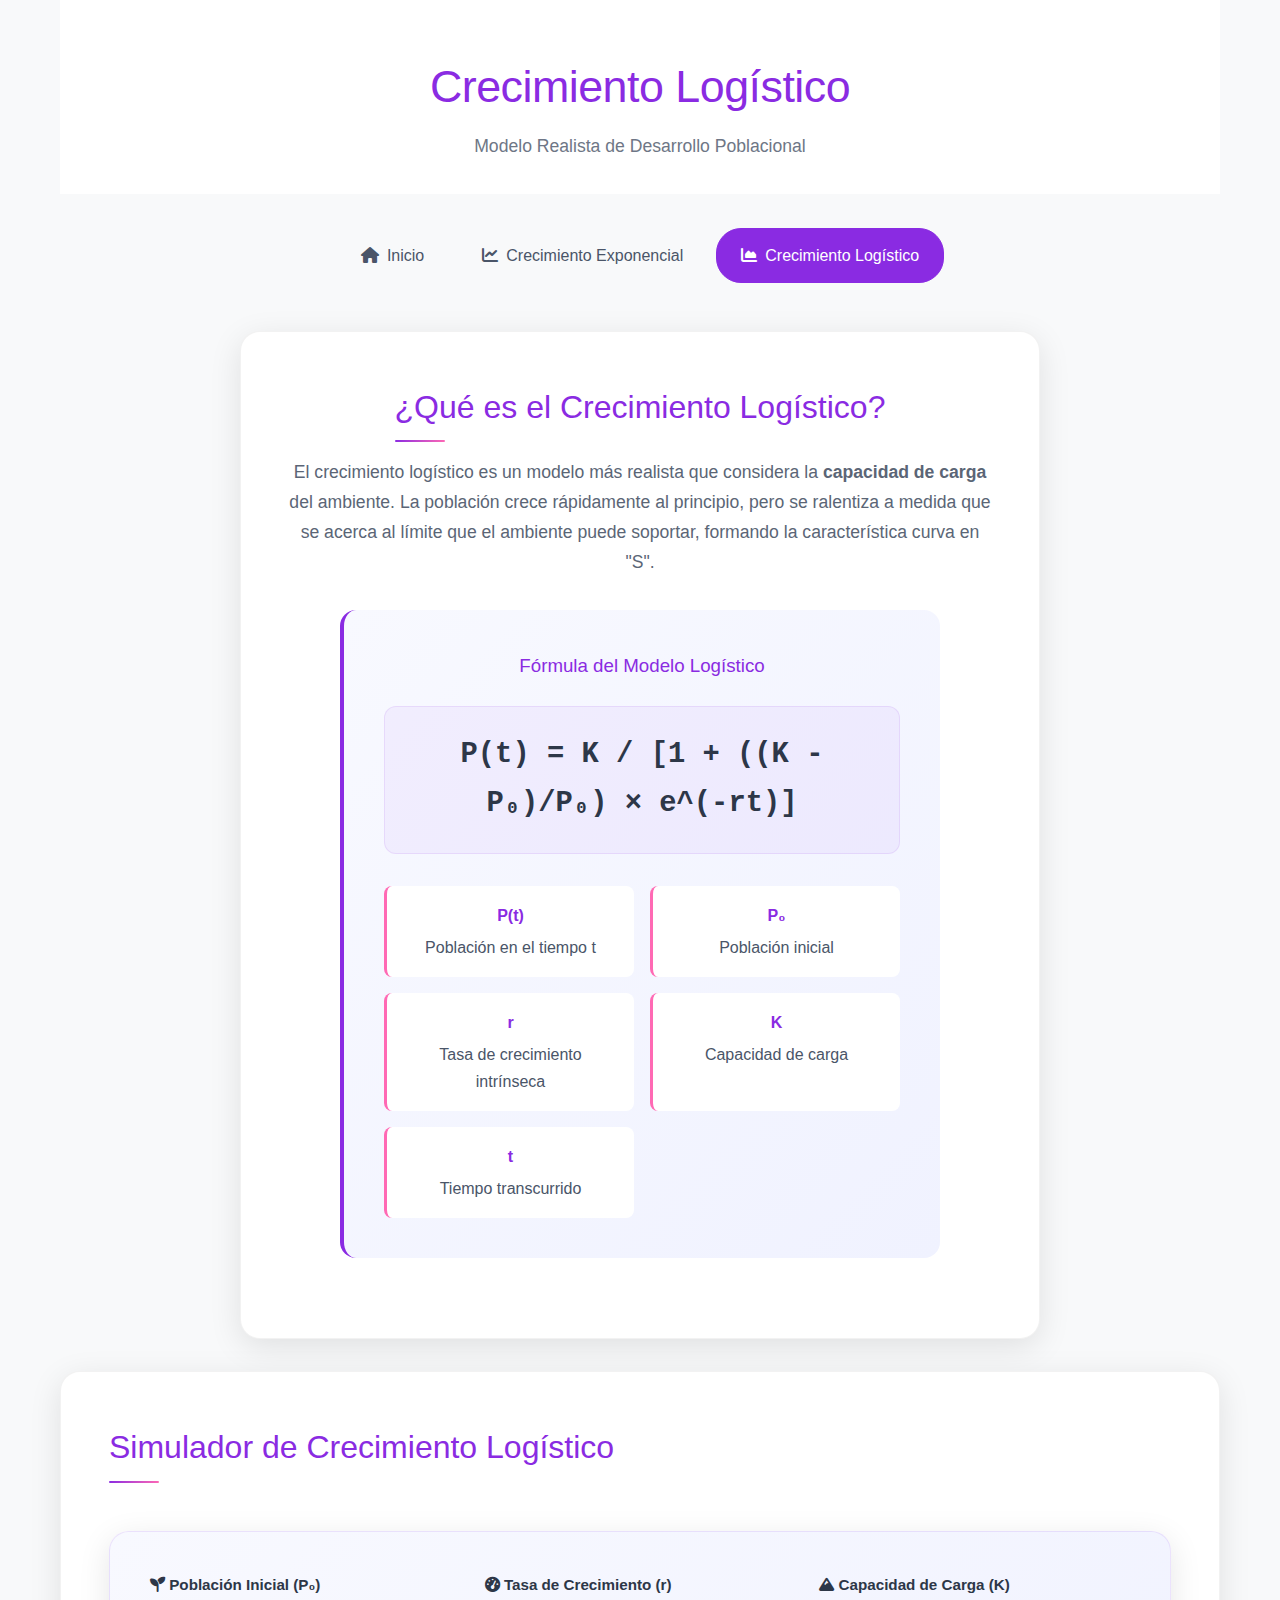
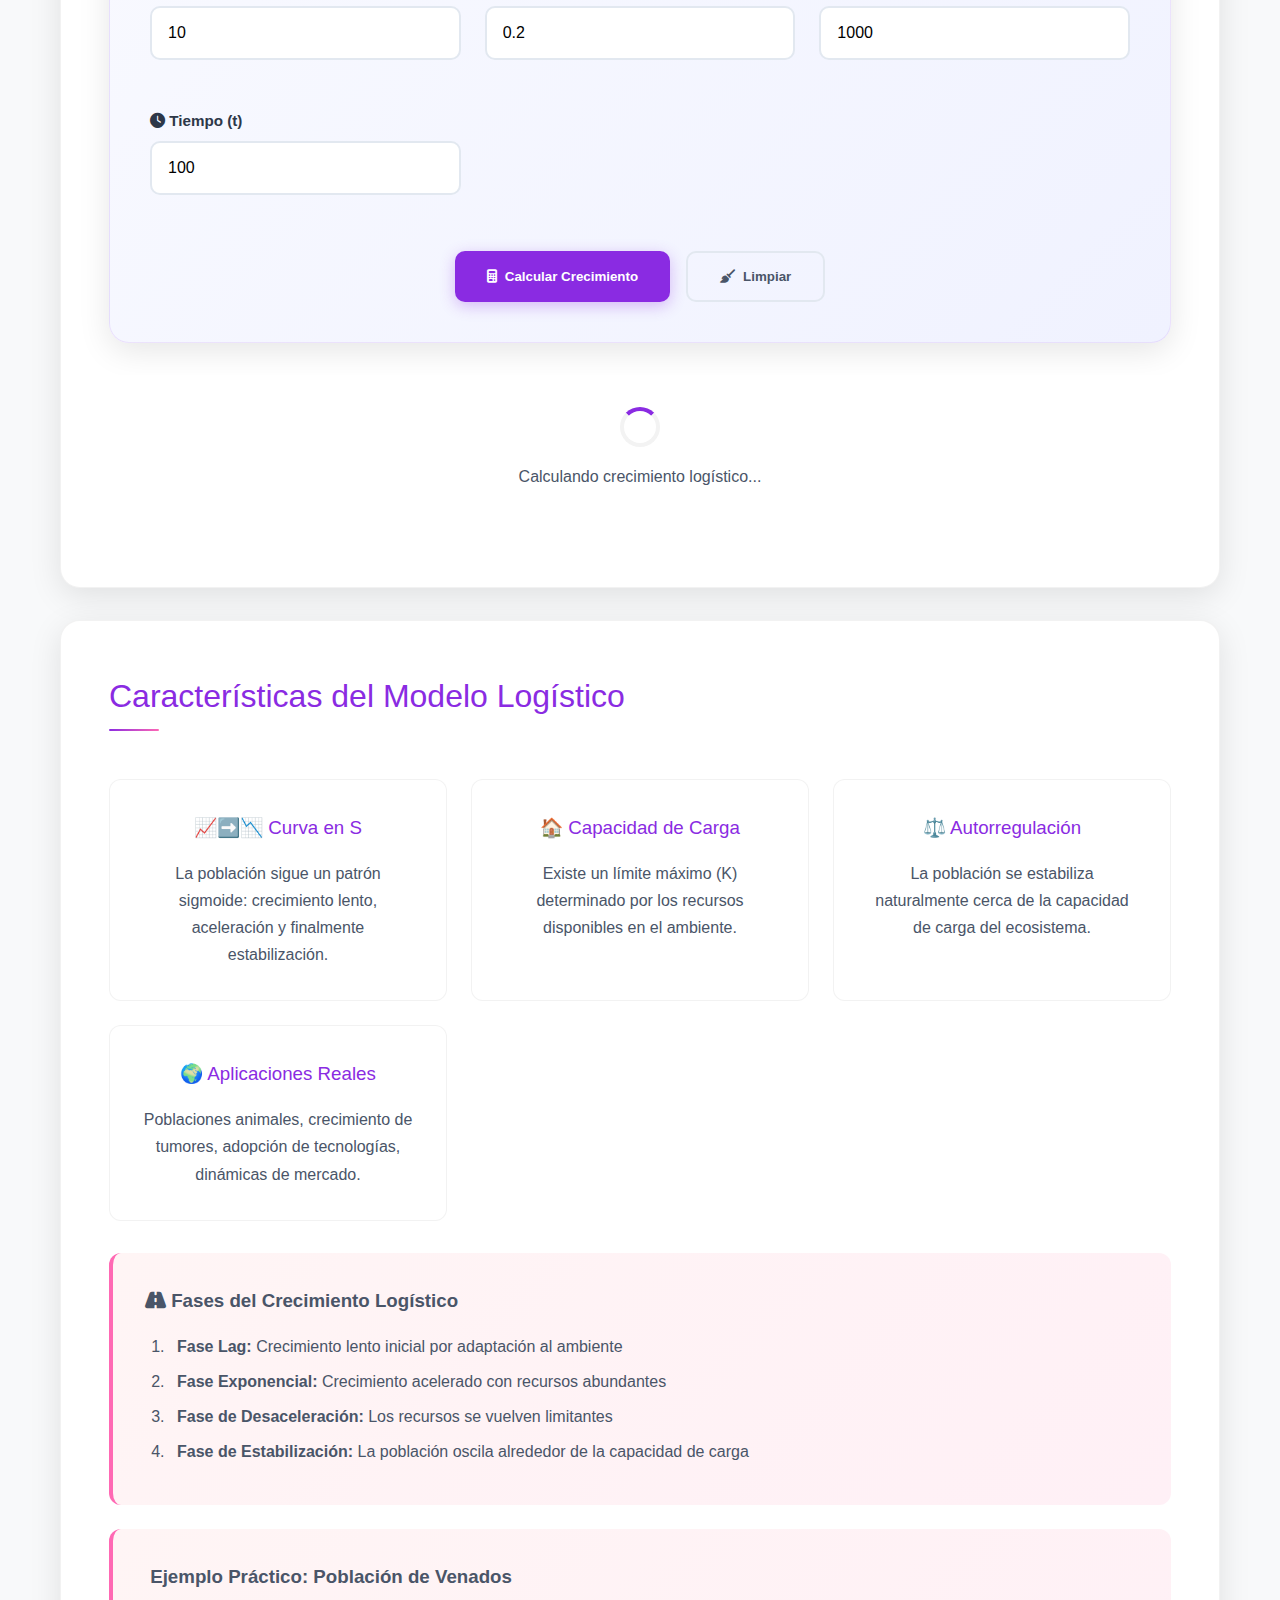
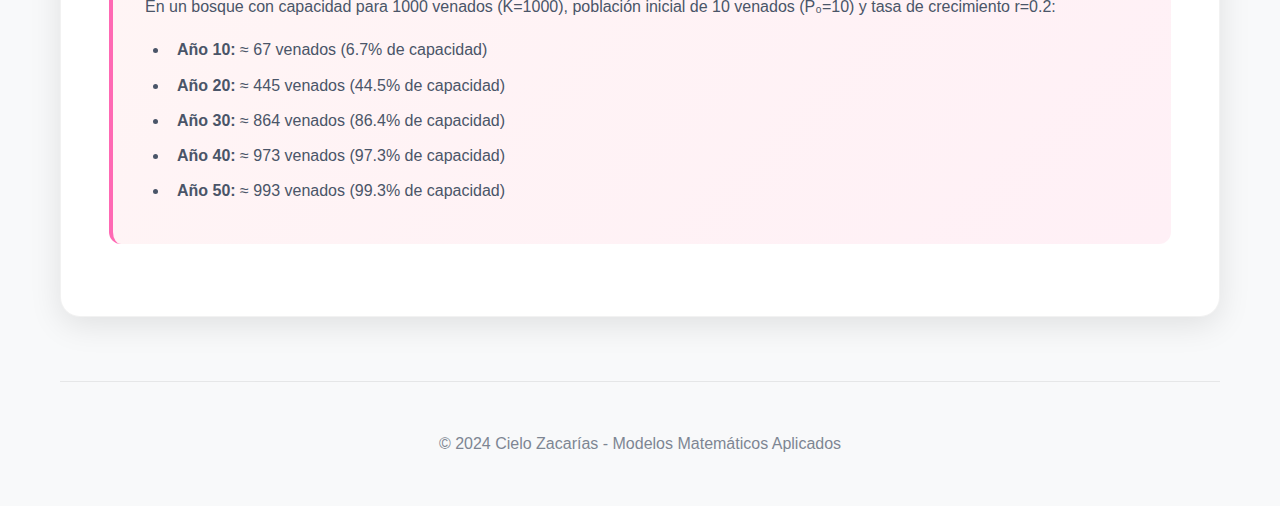
<file: pages/logistico.html>
<!DOCTYPE html>
<html lang="es">
<head>
    <meta charset="UTF-8">
    <meta name="viewport" content="width=device-width, initial-scale=1.0">
    <title>Crecimiento Logístico - Modelos Poblacionales</title>
    <link rel="stylesheet" href="https://cdnjs.cloudflare.com/ajax/libs/font-awesome/6.4.0/css/all.min.css">
    <script src="https://cdn.plot.ly/plotly-latest.min.js"></script>
    <style>
        :root {
            --primary: #8a2be2;
            --secondary: #ff69b4;
            --accent: #6a0dad;
            --success: #00b09b;
            --dark: #2d3748;
            --light: #f8f9fa;
            --text: #4a5568;
            --white: #ffffff;
            --gradient: linear-gradient(135deg, #8a2be2, #ff69b4);
            --card-shadow: 0 8px 32px rgba(0, 0, 0, 0.1);
        }

        * {
            margin: 0;
            padding: 0;
            box-sizing: border-box;
            font-family: 'Segoe UI', Tahoma, Geneva, Verdana, sans-serif;
        }

        body {
            background: var(--light);
            color: var(--text);
            line-height: 1.7;
            min-height: 100vh;
        }

        .container {
            max-width: 1200px;
            margin: 0 auto;
            padding: 0 20px;
        }

        /* Header */
        .main-header {
            background: var(--white);
            padding: 3rem 0 2rem;
            text-align: center;
            border-bottom: 2px solid var(--light);
        }

        .main-header h1 {
            font-size: 2.8rem;
            color: var(--primary);
            margin-bottom: 0.5rem;
            font-weight: 300;
            letter-spacing: -0.5px;
        }

        .main-header p {
            color: var(--text);
            font-size: 1.1rem;
            opacity: 0.8;
        }

        /* Navegación */
        .nav-menu {
            display: flex;
            justify-content: center;
            gap: 0.5rem;
            margin: 2rem 0 3rem;
            flex-wrap: wrap;
        }

        .nav-link {
            padding: 0.8rem 1.5rem;
            background: transparent;
            color: var(--text);
            text-decoration: none;
            border-radius: 25px;
            font-weight: 500;
            transition: all 0.3s ease;
            border: 1.5px solid transparent;
            display: flex;
            align-items: center;
            gap: 0.5rem;
        }

        .nav-link:hover {
            color: var(--primary);
            border-color: var(--primary);
        }

        .nav-link.active {
            background: var(--primary);
            color: var(--white);
            border-color: var(--primary);
        }

        /* Secciones de Contenido */
        .content-section {
            background: var(--white);
            border-radius: 20px;
            padding: 3rem;
            margin: 2rem 0;
            box-shadow: var(--card-shadow);
            border: 1px solid rgba(0, 0, 0, 0.05);
        }

        .section-title {
            color: var(--primary);
            font-size: 2rem;
            margin-bottom: 1.5rem;
            font-weight: 300;
            position: relative;
            display: inline-block;
        }

        .section-title::after {
            content: '';
            position: absolute;
            bottom: -8px;
            left: 0;
            width: 50px;
            height: 2px;
            background: var(--gradient);
            border-radius: 1px;
        }

        /* Introducción */
        .intro {
            text-align: center;
            max-width: 800px;
            margin: 0 auto;
        }

        .intro p {
            font-size: 1.1rem;
            margin-bottom: 2rem;
            color: var(--text);
            opacity: 0.9;
        }

        /* Fórmula */
        .formula-card {
            background: linear-gradient(135deg, #f8f9ff, #f0f2ff);
            padding: 2.5rem;
            border-radius: 16px;
            margin: 2rem auto;
            max-width: 600px;
            border-left: 4px solid var(--primary);
        }

        .formula-card h3 {
            color: var(--primary);
            margin-bottom: 1.5rem;
            font-weight: 500;
            text-align: center;
        }

        .formula-main {
            font-size: 1.8rem;
            text-align: center;
            margin: 1.5rem 0;
            font-family: 'Courier New', monospace;
            font-weight: 600;
            color: var(--dark);
            background: rgba(138, 43, 226, 0.05);
            padding: 1.5rem;
            border-radius: 12px;
            border: 1px solid rgba(138, 43, 226, 0.1);
        }

        .variables-list {
            display: grid;
            grid-template-columns: repeat(auto-fit, minmax(200px, 1fr));
            gap: 1rem;
            margin-top: 2rem;
        }

        .variable-item {
            padding: 1rem;
            background: var(--white);
            border-radius: 8px;
            border-left: 3px solid var(--secondary);
        }

        .variable-item strong {
            color: var(--primary);
            display: block;
            margin-bottom: 0.3rem;
        }

        /* Formulario Mejorado */
        .form-container {
            background: linear-gradient(135deg, #f8f9ff 0%, #f0f2ff 100%);
            padding: 2.5rem;
            border-radius: 20px;
            margin: 2rem 0;
            border: 1px solid rgba(138, 43, 226, 0.1);
            box-shadow: var(--card-shadow);
        }

        .form-row {
            display: grid;
            grid-template-columns: repeat(auto-fit, minmax(250px, 1fr));
            gap: 1.5rem;
            margin-bottom: 1.5rem;
        }

        .form-group {
            margin-bottom: 1.5rem;
        }

        .form-group label {
            display: block;
            margin-bottom: 0.5rem;
            font-weight: 600;
            color: var(--dark);
            font-size: 0.95rem;
        }

        .form-group input {
            width: 100%;
            padding: 1rem;
            border: 2px solid #e2e8f0;
            border-radius: 10px;
            font-size: 1rem;
            transition: all 0.3s ease;
            background: var(--white);
        }

        .form-group input:focus {
            border-color: var(--primary);
            outline: none;
            box-shadow: 0 0 0 3px rgba(138, 43, 226, 0.1);
        }

        .form-buttons {
            display: flex;
            gap: 1rem;
            justify-content: center;
            margin-top: 2rem;
            flex-wrap: wrap;
        }

        .btn {
            padding: 1rem 2rem;
            border: none;
            border-radius: 10px;
            font-weight: 600;
            cursor: pointer;
            transition: all 0.3s ease;
            display: inline-flex;
            align-items: center;
            gap: 0.5rem;
        }

        .btn.primary {
            background: var(--primary);
            color: var(--white);
            box-shadow: 0 4px 15px rgba(138, 43, 226, 0.3);
        }

        .btn.primary:hover {
            transform: translateY(-2px);
            box-shadow: 0 6px 20px rgba(138, 43, 226, 0.4);
        }

        .btn.secondary {
            background: transparent;
            color: var(--text);
            border: 2px solid #e2e8f0;
        }

        .btn.secondary:hover {
            border-color: var(--primary);
            color: var(--primary);
        }

        /* Estados */
        .error {
            background: linear-gradient(135deg, #ffe6e6, #ffcccc);
            color: #d63031;
            padding: 1.5rem;
            border-radius: 10px;
            margin: 1rem 0;
            border-left: 4px solid #d63031;
            display: none;
        }

        .loading {
            display: none;
            text-align: center;
            padding: 2rem;
            background: var(--white);
            border-radius: 10px;
            margin: 1rem 0;
        }

        .spinner {
            border: 4px solid #f3f3f3;
            border-top: 4px solid var(--primary);
            border-radius: 50%;
            width: 40px;
            height: 40px;
            animation: spin 1s linear infinite;
            margin: 0 auto 1rem;
        }

        @keyframes spin {
            0% { transform: rotate(0deg); }
            100% { transform: rotate(360deg); }
        }

        /* Resultados */
        .resultados {
            background: linear-gradient(135deg, #f0fff4, #e6fffa);
            padding: 2.5rem;
            border-radius: 16px;
            margin-top: 2rem;
            border-left: 4px solid var(--success);
            display: none;
        }

        .grafico-container {
            background: var(--white);
            padding: 2rem;
            border-radius: 12px;
            margin: 1.5rem 0;
            box-shadow: 0 4px 15px rgba(0, 0, 0, 0.08);
        }

        .tabla-container {
            margin-top: 2rem;
        }

        .tabla-resultados {
            width: 100%;
            border-collapse: collapse;
            background: var(--white);
            border-radius: 10px;
            overflow: hidden;
            box-shadow: 0 4px 15px rgba(0, 0, 0, 0.08);
        }

        .tabla-resultados th {
            background: var(--primary);
            color: var(--white);
            padding: 1rem;
            text-align: center;
            font-weight: 600;
        }

        .tabla-resultados td {
            padding: 1rem;
            text-align: center;
            border-bottom: 1px solid #e2e8f0;
        }

        .tabla-resultados tr:nth-child(even) {
            background: #f8f9fa;
        }

        /* Características */
        .caracteristicas-grid {
            display: grid;
            grid-template-columns: repeat(auto-fit, minmax(280px, 1fr));
            gap: 1.5rem;
            margin: 2rem 0;
        }

        .caracteristica {
            background: var(--white);
            padding: 2rem;
            border-radius: 12px;
            text-align: center;
            transition: transform 0.3s ease;
            border: 1px solid rgba(0, 0, 0, 0.05);
        }

        .caracteristica:hover {
            transform: translateY(-5px);
            box-shadow: var(--card-shadow);
        }

        .caracteristica h3 {
            color: var(--primary);
            margin-bottom: 1rem;
            font-weight: 500;
        }

        /* Fases y Ejemplo */
        .fases-crecimiento, .ejemplo-practico {
            background: linear-gradient(135deg, #fff5f5, #fff0f6);
            padding: 2rem;
            border-radius: 12px;
            margin: 1.5rem 0;
            border-left: 4px solid var(--secondary);
        }

        .fases-crecimiento ol, .ejemplo-practico ul {
            margin-left: 1.5rem;
            margin-top: 1rem;
        }

        .fases-crecimiento li, .ejemplo-practico li {
            margin-bottom: 0.5rem;
            padding-left: 0.5rem;
        }

        /* Footer */
        footer {
            text-align: center;
            padding: 3rem 0;
            margin-top: 4rem;
            color: var(--text);
            opacity: 0.7;
            border-top: 1px solid rgba(0, 0, 0, 0.1);
        }

        /* Responsive */
        @media (max-width: 768px) {
            .main-header h1 {
                font-size: 2.2rem;
            }

            .nav-menu {
                flex-direction: column;
                align-items: center;
            }

            .nav-link {
                width: 100%;
                max-width: 250px;
                text-align: center;
            }

            .content-section {
                padding: 2rem;
            }

            .form-row {
                grid-template-columns: 1fr;
            }

            .form-buttons {
                flex-direction: column;
            }

            .btn {
                width: 100%;
                justify-content: center;
            }
        }
    </style>
</head>
<body>
    <div class="container">
        <header class="main-header">
            <h1>Crecimiento Logístico</h1>
            <p>Modelo Realista de Desarrollo Poblacional</p>
        </header>

        <nav class="nav-menu">
            <a href="../index.html" class="nav-link">
                <i class="fas fa-home"></i>
                Inicio
            </a>
            <a href="exponencial.html" class="nav-link">
                <i class="fas fa-chart-line"></i>
                Crecimiento Exponencial
            </a>
            <a href="logistico.html" class="nav-link active">
                <i class="fas fa-chart-area"></i>
                Crecimiento Logístico
            </a>
        </nav>

        <main>
            <section class="content-section intro">
                <h2 class="section-title">¿Qué es el Crecimiento Logístico?</h2>
                <p>El crecimiento logístico es un modelo más realista que considera la <strong>capacidad de carga</strong> del ambiente. La población crece rápidamente al principio, pero se ralentiza a medida que se acerca al límite que el ambiente puede soportar, formando la característica curva en "S".</p>
                
                <div class="formula-card">
                    <h3>Fórmula del Modelo Logístico</h3>
                    <div class="formula-main">P(t) = K / [1 + ((K - P₀)/P₀) × e^(-rt)]</div>
                    <div class="variables-list">
                        <div class="variable-item">
                            <strong>P(t)</strong>
                            <span>Población en el tiempo t</span>
                        </div>
                        <div class="variable-item">
                            <strong>P₀</strong>
                            <span>Población inicial</span>
                        </div>
                        <div class="variable-item">
                            <strong>r</strong>
                            <span>Tasa de crecimiento intrínseca</span>
                        </div>
                        <div class="variable-item">
                            <strong>K</strong>
                            <span>Capacidad de carga</span>
                        </div>
                        <div class="variable-item">
                            <strong>t</strong>
                            <span>Tiempo transcurrido</span>
                        </div>
                    </div>
                </div>
            </section>

            <section class="content-section">
                <h2 class="section-title">Simulador de Crecimiento Logístico</h2>
                
                <div class="form-container">
                    <form id="form-logistico">
                        <div class="form-row">
                            <div class="form-group">
                                <label for="p0-logistico">
                                    <i class="fas fa-seedling"></i>
                                    Población Inicial (P₀)
                                </label>
                                <input type="number" id="p0-logistico" step="0.1" min="0.1" value="10" required>
                            </div>
                            <div class="form-group">
                                <label for="r-logistico">
                                    <i class="fas fa-tachometer-alt"></i>
                                    Tasa de Crecimiento (r)
                                </label>
                                <input type="number" id="r-logistico" step="0.01" min="0.01" value="0.2" required>
                            </div>
                            <div class="form-group">
                                <label for="k-logistico">
                                    <i class="fas fa-mountain"></i>
                                    Capacidad de Carga (K)
                                </label>
                                <input type="number" id="k-logistico" step="0.1" min="0.1" value="1000" required>
                            </div>
                            <div class="form-group">
                                <label for="t-logistico">
                                    <i class="fas fa-clock"></i>
                                    Tiempo (t)
                                </label>
                                <input type="number" id="t-logistico" min="1" max="1000" value="100" required>
                            </div>
                        </div>
                        
                        <div class="form-buttons">
                            <button type="button" onclick="calcularLogistico()" class="btn primary">
                                <i class="fas fa-calculator"></i>
                                Calcular Crecimiento
                            </button>
                            <button type="button" onclick="limpiarFormulario()" class="btn secondary">
                                <i class="fas fa-broom"></i>
                                Limpiar
                            </button>
                        </div>
                    </form>
                </div>

                <div id="error-logistico" class="error">
                    <i class="fas fa-exclamation-triangle"></i>
                    <span id="error-message"></span>
                </div>

                <div id="loading-logistico" class="loading">
                    <div class="spinner"></div>
                    <p>Calculando crecimiento logístico...</p>
                </div>

                <div id="resultado-logistico" class="resultados">
                    <h3>
                        <i class="fas fa-chart-line"></i>
                        Resultados del Crecimiento Logístico
                    </h3>
                    
                    <div class="grafico-container">
                        <h4>Evolución de la Población</h4>
                        <div id="grafico-logistico"></div>
                    </div>

                    <div class="tabla-container">
                        <h4>Datos de la Simulación</h4>
                        <table class="tabla-resultados">
                            <thead>
                                <tr>
                                    <th>Tiempo (t)</th>
                                    <th>Población P(t)</th>
                                    <th>% de Capacidad</th>
                                </tr>
                            </thead>
                            <tbody id="tabla-logistico">
                            </tbody>
                        </table>
                    </div>
                </div>
            </section>

            <section class="content-section">
                <h2 class="section-title">Características del Modelo Logístico</h2>
                
                <div class="caracteristicas-grid">
                    <div class="caracteristica">
                        <h3>📈➡️📉 Curva en S</h3>
                        <p>La población sigue un patrón sigmoide: crecimiento lento, aceleración y finalmente estabilización.</p>
                    </div>
                    <div class="caracteristica">
                        <h3>🏠 Capacidad de Carga</h3>
                        <p>Existe un límite máximo (K) determinado por los recursos disponibles en el ambiente.</p>
                    </div>
                    <div class="caracteristica">
                        <h3>⚖️ Autorregulación</h3>
                        <p>La población se estabiliza naturalmente cerca de la capacidad de carga del ecosistema.</p>
                    </div>
                    <div class="caracteristica">
                        <h3>🌍 Aplicaciones Reales</h3>
                        <p>Poblaciones animales, crecimiento de tumores, adopción de tecnologías, dinámicas de mercado.</p>
                    </div>
                </div>

                <div class="fases-crecimiento">
                    <h3>
                        <i class="fas fa-road"></i>
                        Fases del Crecimiento Logístico
                    </h3>
                    <ol>
                        <li><strong>Fase Lag:</strong> Crecimiento lento inicial por adaptación al ambiente</li>
                        <li><strong>Fase Exponencial:</strong> Crecimiento acelerado con recursos abundantes</li>
                        <li><strong>Fase de Desaceleración:</strong> Los recursos se vuelven limitantes</li>
                        <li><strong>Fase de Estabilización:</strong> La población oscila alrededor de la capacidad de carga</li>
                    </ol>
                </div>

                <div class="ejemplo-practico">
                    <h3>
                        <i class="fas fa-deer"></i>
                        Ejemplo Práctico: Población de Venados
                    </h3>
                    <p>En un bosque con capacidad para 1000 venados (K=1000), población inicial de 10 venados (P₀=10) y tasa de crecimiento r=0.2:</p>
                    <ul>
                        <li><strong>Año 10:</strong> ≈ 67 venados (6.7% de capacidad)</li>
                        <li><strong>Año 20:</strong> ≈ 445 venados (44.5% de capacidad)</li>
                        <li><strong>Año 30:</strong> ≈ 864 venados (86.4% de capacidad)</li>
                        <li><strong>Año 40:</strong> ≈ 973 venados (97.3% de capacidad)</li>
                        <li><strong>Año 50:</strong> ≈ 993 venados (99.3% de capacidad)</li>
                    </ul>
                </div>
            </section>
        </main>

        <footer>
            <p>&copy; 2024 Cielo Zacarías - Modelos Matemáticos Aplicados</p>
        </footer>
    </div>

    <script>
        // Función de crecimiento logístico
        function crecimientoLogistico(t, P0, r, K) {
            return K / (1 + ((K - P0) / P0) * Math.exp(-r * t));
        }

        function calcularLogistico() {
            // Obtener valores del formulario
            const P0 = parseFloat(document.getElementById('p0-logistico').value);
            const r = parseFloat(document.getElementById('r-logistico').value);
            const K = parseFloat(document.getElementById('k-logistico').value);
            const tMax = parseInt(document.getElementById('t-logistico').value);

            // Validaciones
            const errorDiv = document.getElementById('error-logistico');
            if (P0 >= K) {
                errorDiv.innerHTML = '<i class="fas fa-exclamation-triangle"></i> La población inicial debe ser menor que la capacidad de carga.';
                errorDiv.style.display = 'block';
                return;
            }

            if (P0 <= 0 || r <= 0 || K <= 0 || tMax <= 0) {
                errorDiv.innerHTML = '<i class="fas fa-exclamation-triangle"></i> Todos los valores deben ser mayores que cero.';
                errorDiv.style.display = 'block';
                return;
            }

            errorDiv.style.display = 'none';

            // Mostrar loading
            const loadingDiv = document.getElementById('loading-logistico');
            const resultadosDiv = document.getElementById('resultado-logistico');
            loadingDiv.style.display = 'block';
            resultadosDiv.style.display = 'none';

            // Simular cálculo asíncrono
            setTimeout(() => {
                // Generar datos
                const tiempos = [];
                const poblaciones = [];
                const porcentajes = [];

                for (let t = 0; t <= tMax; t++) {
                    const P = crecimientoLogistico(t, P0, r, K);
                    tiempos.push(t);
                    poblaciones.push(P);
                    porcentajes.push((P / K * 100).toFixed(1));
                }

                // Actualizar tabla
                const tablaBody = document.getElementById('tabla-logistico');
                tablaBody.innerHTML = '';
                
                // Mostrar puntos clave (cada 10% del tiempo total)
                const step = Math.max(1, Math.floor(tMax / 10));
                for (let i = 0; i <= tMax; i += step) {
                    const tr = document.createElement('tr');
                    tr.innerHTML = `
                        <td>${i}</td>
                        <td>${poblaciones[i].toFixed(2)}</td>
                        <td>${porcentajes[i]}%</td>
                    `;
                    tablaBody.appendChild(tr);
                }

                // Crear gráfico con Plotly
                const trace = {
                    x: tiempos,
                    y: poblaciones,
                    type: 'scatter',
                    mode: 'lines',
                    name: 'Población',
                    line: { color: '#8a2be2', width: 3 }
                };

                const capacidadTrace = {
                    x: [0, tMax],
                    y: [K, K],
                    type: 'scatter',
                    mode: 'lines',
                    name: 'Capacidad de Carga (K)',
                    line: { color: '#ff69b4', width: 2, dash: 'dash' }
                };

                const layout = {
                    title: 'Crecimiento Logístico de la Población',
                    xaxis: { title: 'Tiempo' },
                    yaxis: { title: 'Población' },
                    hovermode: 'closest',
                    showlegend: true,
                    paper_bgcolor: 'rgba(0,0,0,0)',
                    plot_bgcolor: 'rgba(0,0,0,0)'
                };

                Plotly.newPlot('grafico-logistico', [trace, capacidadTrace], layout, { responsive: true });

                // Mostrar resultados
                loadingDiv.style.display = 'none';
                resultadosDiv.style.display = 'block';

            }, 1000);
        }

        function limpiarFormulario() {
            document.getElementById('p0-logistico').value = '10';
            document.getElementById('r-logistico').value = '0.2';
            document.getElementById('k-logistico').value = '1000';
            document.getElementById('t-logistico').value = '100';
            document.getElementById('error-logistico').style.display = 'none';
            document.getElementById('resultado-logistico').style.display = 'none';
        }

        // Inicializar con un cálculo por defecto
        document.addEventListener('DOMContentLoaded', function() {
            calcularLogistico();
        });
    </script>
</body>
</html>
</file>
